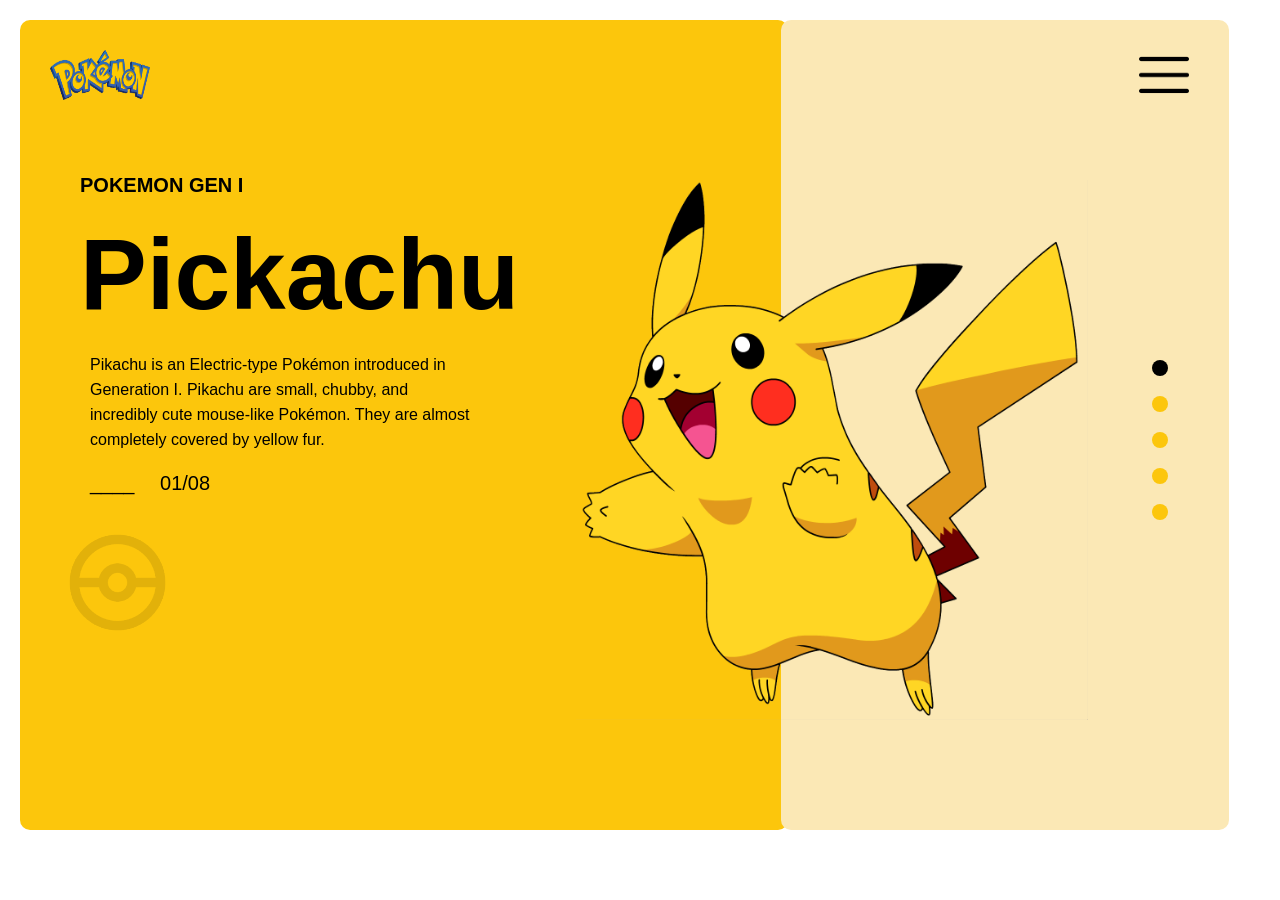
<file: task=1/index.html>
<!DOCTYPE html>
<html lang="en">
<head>
    <meta charset="UTF-8">
    <meta name="viewport" content="width=device-width, initial-scale=1.0">
    <title>Document</title>
    <link rel="stylesheet" href="style.css">
</head>
<body>
    <div class="container1">
        <div class="img-logo">
            <img src="./International_Pokémon_logo.svg.png" alt="broken image">
        </div>
        <div class="small-heading">
            <h3>POKEMON GEN I</h3>
        </div>
        <div class="big-heading">
            <h1>Pickachu</h1>
        </div>
        <div class="sub-heading">
            <p>Pikachu is an Electric-type Pokémon introduced in Generation I. Pikachu are small, chubby, and incredibly cute mouse-like Pokémon. They are almost completely covered by yellow fur.</p>
        </div>
        <div class="page">
            <p>____   01/08</p>
        </div>

        <div class="ball">
            <img src="./ball-removebg-preview.png" alt="broken image">
        </div>

    </div>
    <div class="container2">
        <div class="icon">
            <img src="./menu.png" alt="">   
        </div>
        
    </div>
    <div class="main-img">
        <img src="./pokemon_PNG26.png" alt="">
    </div>
    <div class="main-circle">
        <div  id="first"></div>
        <div class="circle"></div>
        <div class="circle"></div>
        <div class="circle"></div>
        <div class="circle"></div>
    </div>
</body>
</html>
</file>
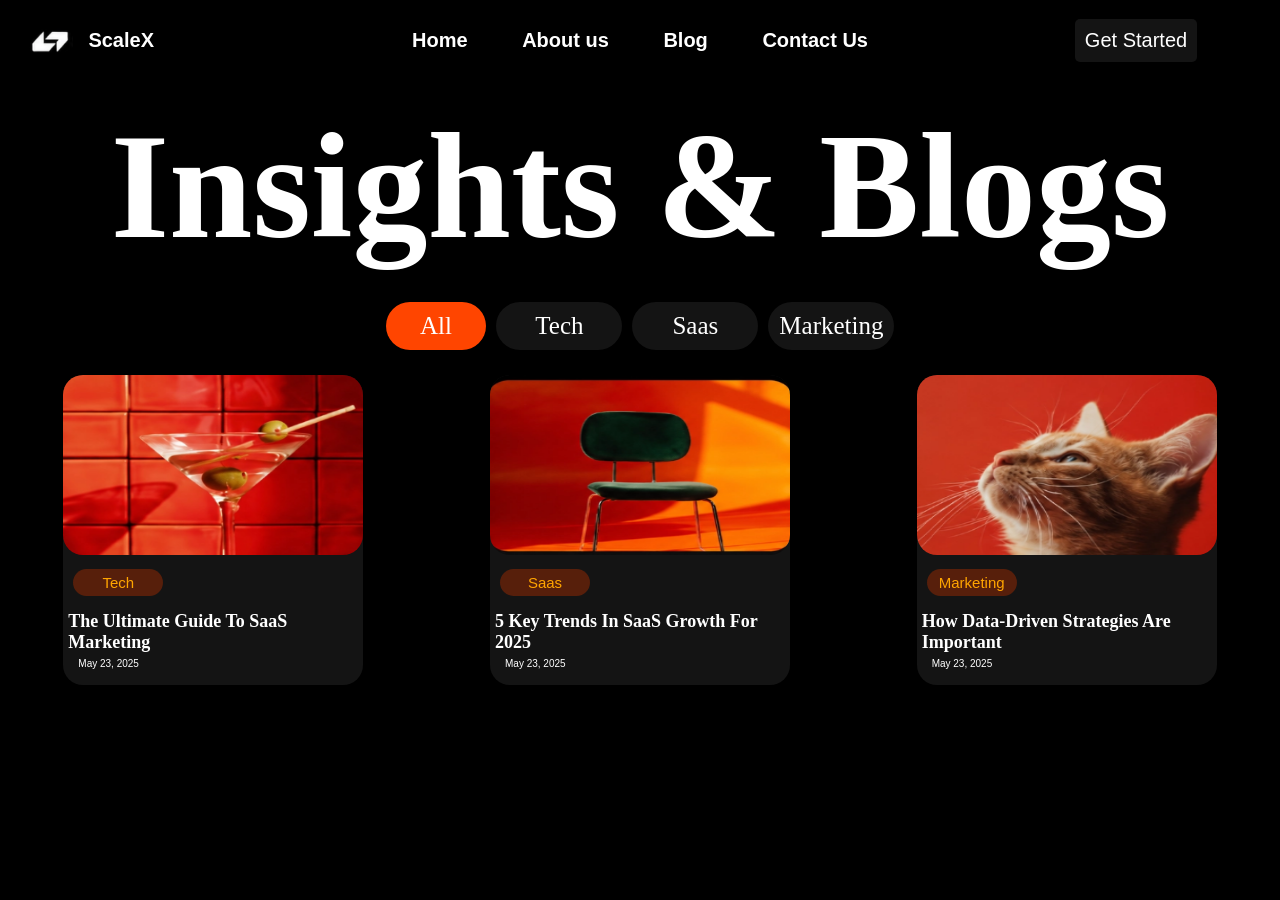
<file: task-2/proj3/index.html>
<!DOCTYPE html>
<html lang="en">
<head>
    <meta charset="UTF-8">
    <meta name="viewport" content="width=device-width, initial-scale=1.0">
    <title>Document</title>
    <link rel="stylesheet" href="style.css">
</head>
<body>
    <main>
        <nav >
            <div class="part1">
                <img src="./navimage.png" alt="">
                <h1>ScaleX</h1>
            </div>
            <div class="part2">
                <h6>Home</h6>
                <h6>About us</h6>
                <h6>Blog</h6>
                <h6>Contact Us</h6>
            </div>
            <div class="part3">
                <button>Get Started</button>
            </div>
        </nav>
        <section class="section1">
            <h1>Insights & Blogs</h1>
        </section>
        <section class="section2">
            <div class="nav-bar2">
                <button id="all">All</button>
                <button>Tech</button>
                <button>Saas</button>
                <button>Marketing</button>
            </div>
        </section>

        <section class="section3">
            <div class="cards">
                <div class="card">
                    <img src="./card1.png" alt="">
                    <button>Tech</button>
                    <h1>The Ultimate Guide To SaaS Marketing</h1>
                    <p>May 23, 2025</p>
                </div>
                <div class="card">
                    <img src="./card2.png" alt="">
                    <button>Saas</button>
                    <h1>5 Key Trends In SaaS Growth For 2025</h1>
                    <p>May 23, 2025</p>
                </div>
                <div class="card">
                    <img src="./card3.png" alt="">
                    <button>Marketing</button>
                    <h1>How Data-Driven Strategies Are Important</h1>
                    <p>May 23, 2025</p>
                </div>
            </div>
            
        </section>
    </main>
</body>
</html>
</file>
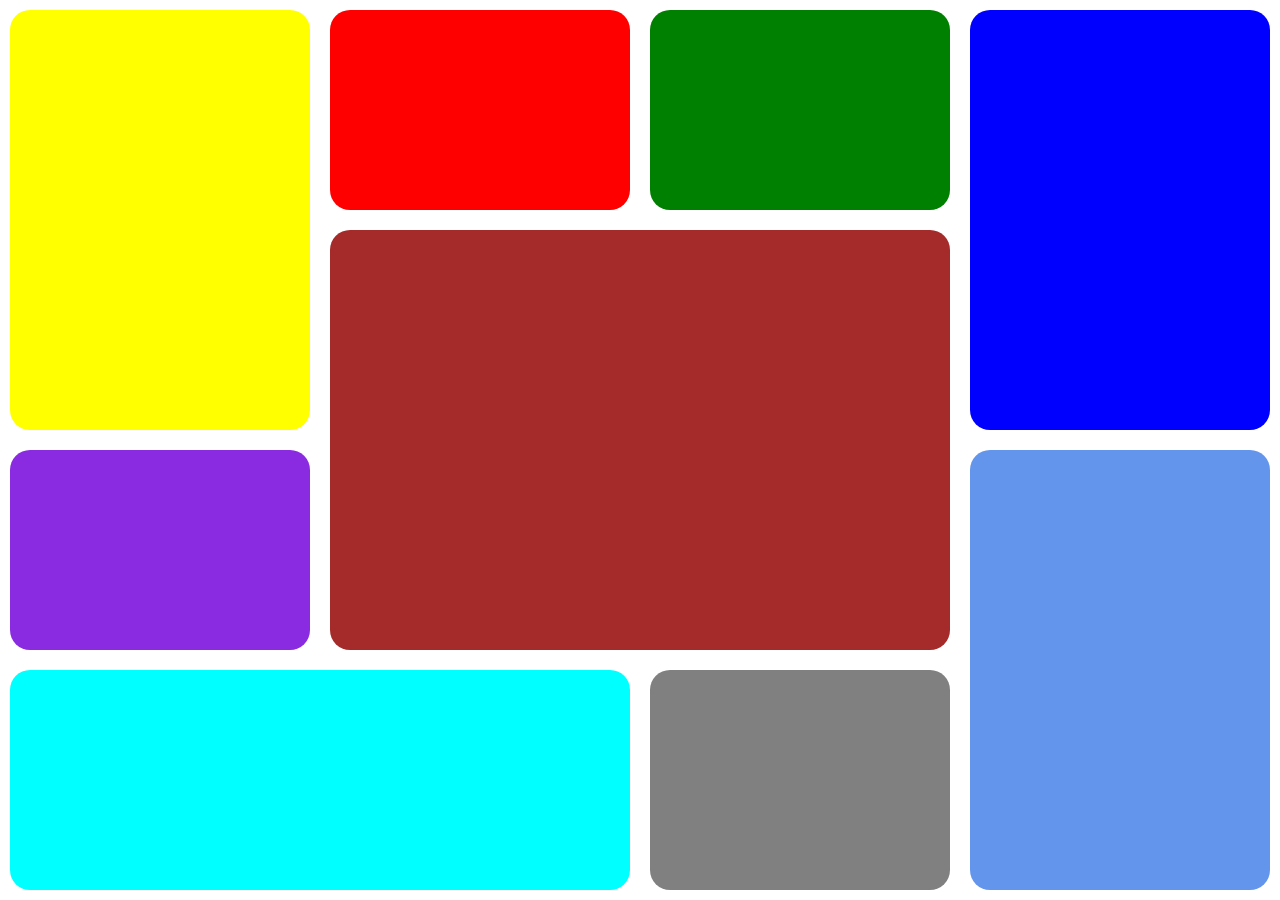
<file: task4/proj2/index.html>
<!DOCTYPE html>
<html lang="en">
<head>
    <meta charset="UTF-8">
    <meta name="viewport" content="width=device-width, initial-scale=1.0">
    <title>Document</title>
    <link rel="stylesheet" href="style.css">
</head>
<body>
    <main>
        <div class="top-left"></div>
        <div class="top-center1"></div>
        <div class="top-center2"></div>
        <div class="right-top"></div>
        <div class="left-bottom1"></div>
        <div class="left-bottom2"></div>
        <div class="center"></div>
        <div class="bottom-center"></div>
        <div class="right-bottom"></div>
    </main>
</body>
</html>
</file>
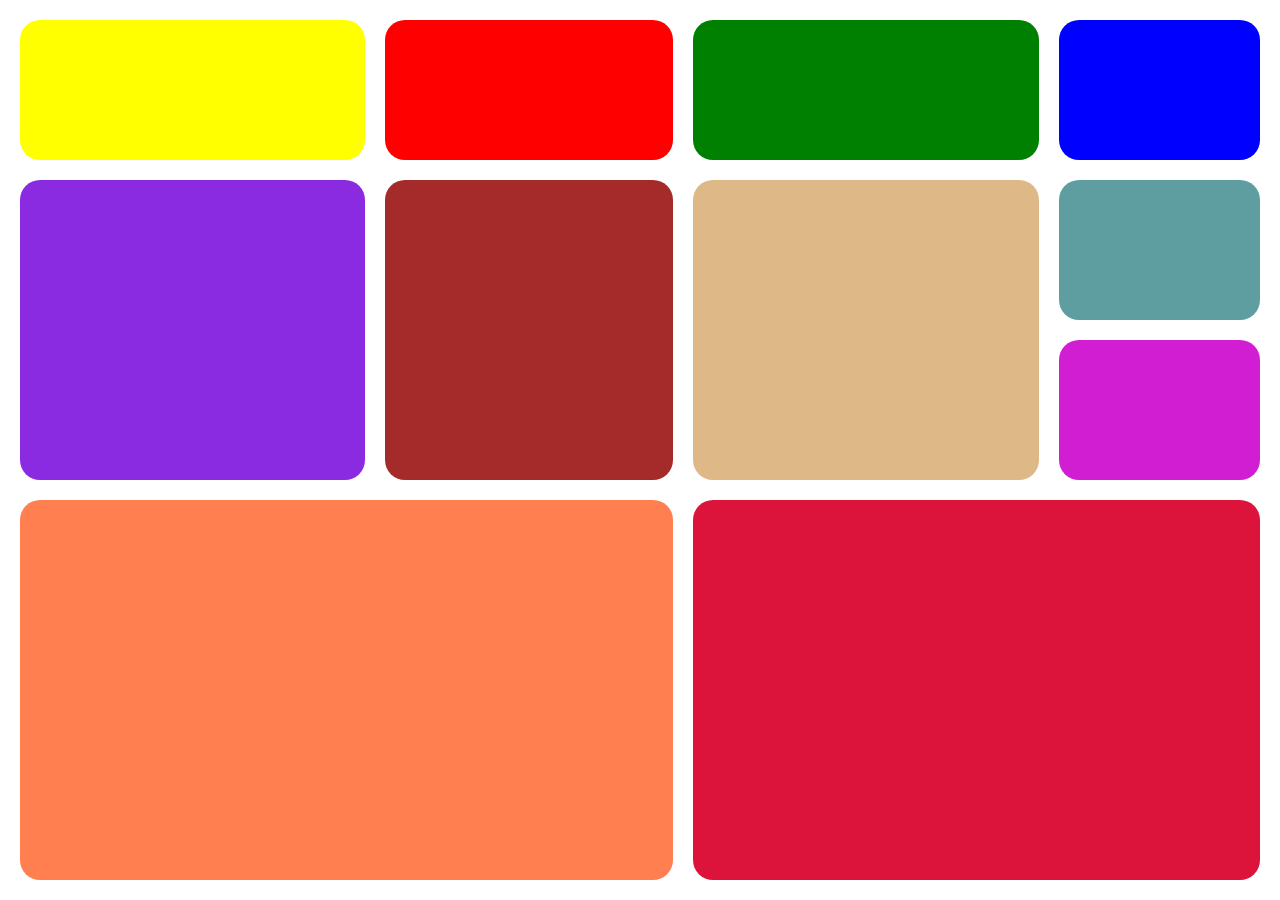
<file: task4/proj3/index.html>
<!DOCTYPE html>
<html lang="en">
<head>
    <meta charset="UTF-8">
    <meta name="viewport" content="width=device-width, initial-scale=1.0">
    <title>Document</title>
    <link rel="stylesheet" href="style.css">
</head>
<body>
    <main>
        <div class="top-left"></div>
        <div class="top-center1"></div>
        <div class="top-center2"></div>
        <div class="top-right"></div>
        <div class="center-left1"></div>
        <div class="center-left2"></div>
        <div class="center"></div>
        <div class="right-center1"></div>
        <div class="right-center2"></div>
        <div class="bottom-left"></div>
        <div class="bottom-right"></div>
    </main>
</body>
</html>
</file>
<file: task=1/style.css>
* {
    margin: 0;
    padding: 0;
    box-sizing: border-box;
    font-family: 'helvetica neue';
}
html,
body {
    height: 100%;
    width: 100%;
}

.container1{
    height: 90%;
    width: 60%;
    position: absolute;
    margin-top: 20px;
    margin-left: 20px;
    border-radius: 10px;
    background-color: rgb(252, 198, 12);

}

.img-logo img{
    height:50px;
    width: 100px;
    background-size: cover;
    margin-top: 30px;
    margin-left: 30px;
}

.small-heading h3{
    margin-top: 70px;
    margin-left: 60px;
    font-size: 20px;
    font-family: 'Segoe UI', Tahoma, Geneva, Verdana, sans-serif;
    font-weight: 700;

}

.big-heading h1{
    margin-top: 20px;
    margin-left: 60px;
    font-size: 100px;
    font-family: 'Segoe UI', Tahoma, Geneva, Verdana, sans-serif;

}

.sub-heading p{
    height: 50px;
    width: 50%;
    margin-top: 20px;
    margin-left: 70px;
    font-family: Arial, Helvetica, sans-serif;
    line-height: 25px;
}

.page p{
    margin-top: 70px;
    margin-left: 70px;
    word-spacing: 20px;
    font-size: 20px;
    font-family: 'Segoe UI', Tahoma, Geneva, Verdana, sans-serif;
    font-weight: 500;

}

.ball img{
    height: 40%;
    width: 15%;
    margin-top: 30px;
    margin-left: 40px;
    opacity: 0.1;
}


.container2{
    height: 90%;
    width: 35%;
    
    position: absolute;
    margin-top: 20px;
    left:61%;
    border-radius: 10px;
    background-color: rgb(251, 232, 181);
}

.icon img{
    height: 50px;
    width: 50px;
    margin-left: 80%;
    margin-top: 30px;

}

.main-img img{
    position: absolute;
    height: 60%;
    width: 40%;
    left: 45%;
    top: 20%;
}

.main-circle{
    height: 35%;
    width: 50px;
    display: flex;
    flex-direction: column;
    gap: 20px;
    position: absolute;
    left: 90%;
    top: 40%;
}

.main-circle .circle{
    height: 10px;
    width: 10px;
    border-radius: 50%;
    padding: 8px;
    background-color: rgb(252, 198, 12);
}

.main-circle #first{
    height: 10px;
    width: 10px;
    border-radius: 50%;
    padding: 8px;
    background-color: black;
}
</file>
<file: task-2/proj3/style.css>
* {
    margin: 0;
    padding: 0;
    box-sizing: border-box;
}
html,
body {
    height: 100%;
    width: 100%;
}

main{
    height: 100%;
    width: 100%;
    background-color: #000000;

}

nav{
    height: 80px;
    width: 100%;
  
    display: flex;
    align-items: center;
    justify-content: space-between;
    padding: 20px;

}

.part1{
    height: 50px;
    width: 20%;
   
    display: flex;
    align-items: center;
    gap: 10px;
}
.part1 img{
    height: 70%;
    padding: 5px;
}

.part1 h1{
    font-family: 'Segoe UI', Tahoma, Geneva, Verdana, sans-serif;
    color: white;
    font-size: 20px;
}

.part2{
    height: 50px;
    width: 40%;
   
    display: flex;
    align-items: center;
    justify-content: space-between;
    padding: 20px;

}

.part2 h6{
    font-size: 20px;
    font-family:'Gill Sans', 'Gill Sans MT', Calibri, 'Trebuchet MS', sans-serif;
    color: white;
}

.part3{
    height: 50px;
    width: 20%;
    display: flex;
    align-items: center;
    justify-content: center;
}

.part3 button{
    font-size: 20px;
    padding: 10px;
    border-radius: 5px;
    background-color: #141414;
    border: none;
    color: white;
}

.section1 h1{
    color: white;
    text-align: center;
    margin: 20px;
    font-size: 150px;
    font-family: Cambria, Cochin, Georgia, Times, 'Times New Roman', serif;
}

.section2 .nav-bar2{
    display: flex;
    align-items: center;
    justify-content: center;
    gap: 10px;
    padding: 10px;
}

.section2 .nav-bar2 button{
    font-size: 25px;
    padding: 10px;
    border-radius: 50px;
    width: 10%;
    font-family:Cambria, Cochin, Georgia, Times, 'Times New Roman', serif;
    color: white;
    background-color: #141414;
    border: none;
}

.section2 .nav-bar2 #all{
    width: 8%;
    background-color: orangered;
}

.section3 .cards{
    height: 300px;
    width: auto;
    
    margin-top: 20px;
    display: flex;
    align-items: center;
    justify-content: space-around;
}

.section3 .cards .card{
    height: 310px;
    width: 300px;
 
    
    border-radius: 20px;
    background-color: #141414;
}

.section3 .cards .card img{
    height: 180px;
    width: 300px;
    border-radius: 20px;
}

.section3 .cards .card button{
    padding: 5px;
    margin: 10px;
    font-size: 15px;
    border-radius: 20px;
    width: 30%;
    background-color: #571f0b;
    color: orange;
    border: none;
}

.section3 .cards .card h1{
    font-size: 18px;
    margin: 5px;
    color: white;
    font-family: Cambria, Cochin, Georgia, Times, 'Times New Roman', serif;
}

.section3 .cards .card p{
    padding-left: 15px;
    font-size: 10px;
    color: white;
    font-family: 'Gill Sans', 'Gill Sans MT', Calibri, 'Trebuchet MS', sans-serif;
}
</file>
<file: task4/proj2/style.css>
* {
    margin: 0;
    padding: 0;
    box-sizing: border-box;
}
html,
body {
    height: 100%;
    width: 100%;
}
main{
    height: 100%;
    width: 100%;
    display: grid;
    grid-template-columns:1.5fr 1.5fr 1.5fr 1.5fr;
    grid-template-rows: 200px 200px 200px;
    gap: 20px;
    padding: 10px;
    grid-template-areas: 
    "top-left top-center1 top-center2 right-top"
    "top-left  center center right-top "
    "left-bottom1 center center right-bottom"
    "left-bottom2 left-bottom2 bottom-center  right-bottom"
    ;
    

}
.top-left{
    background-color: yellow;
    grid-area: top-left;
    border-radius:20px;
}
.top-center1{
    background-color: red;
    grid-area: top-center1;
    border-radius:20px;
}

.top-center2{
    background-color: green;
    grid-area: top-center2;
    border-radius:20px;
}

.right-top{
    background-color: blue;
    grid-area: right-top;
    border-radius:20px;
}
.left-bottom1{
    background-color: blueviolet;
    grid-area: left-bottom1;
    border-radius:20px;
}
.left-bottom2{
    background-color: aqua;
    grid-area:left-bottom2 ;
    border-radius:20px;
}
.center{
    background-color:brown;
    grid-area: center;
    border-radius:20px;
}
.bottom-center{
    background-color:grey;
    grid-area: bottom-center;
    border-radius:20px;
}
.right-bottom{
    background-color: cornflowerblue;
    grid-area: right-bottom;
    border-radius:20px;
}
</file>
<file: task4/proj3/style.css>
* {
    margin: 0;
    padding: 0;
    box-sizing: border-box;
}
html,
body {
    height: 100%;
    width: 100%;
}

main{
    height: 100%;
    width: 100%;
    display: grid;
    grid-template-columns: 1.2fr 1fr 1.2fr 0.7fr;
    grid-template-rows: 140px 140px 140px;
    padding: 20px;
    gap: 20px;

    grid-template-areas: 
    "top-left top-center1 top-center2 top-right"
    "center-left1 center-left2 center right-center1"
    " center-left1 center-left2 center right-center2"
    "bottom-left bottom-left bottom-right bottom-right"
    ;
}


.top-left{
    background-color: yellow;
    grid-area: top-left;
    border-radius:20px;
}
.top-center1{
    background-color: red;
    grid-area: top-center1;
    border-radius:20px;
}
.top-center2{
    background-color: green;
    grid-area: top-center2;
    border-radius:20px;
}
.top-right{
    background-color: blue;
    grid-area: top-right;
    border-radius:20px;
}
.center-left1{
    background-color: blueviolet;
    grid-area: center-left1;
    border-radius:20px;
}
.center-left2{
    background-color: brown;
    grid-area: center-left2;
    border-radius:20px;
}
.center{
    background-color: burlywood;
    grid-area: center;
    border-radius:20px;
}
.right-center1{
    background-color: cadetblue;
    grid-area: right-center1;
    border-radius:20px;
}
.right-center2{
    background-color: rgb(210, 30, 210);
    grid-area: right-center2;
    border-radius:20px;
}
.bottom-left{
    background-color: coral;
    grid-area: bottom-left;
    border-radius:20px;
}
.bottom-right{
    background-color: crimson;
    grid-area: bottom-right;
    border-radius:20px;
}
</file>
